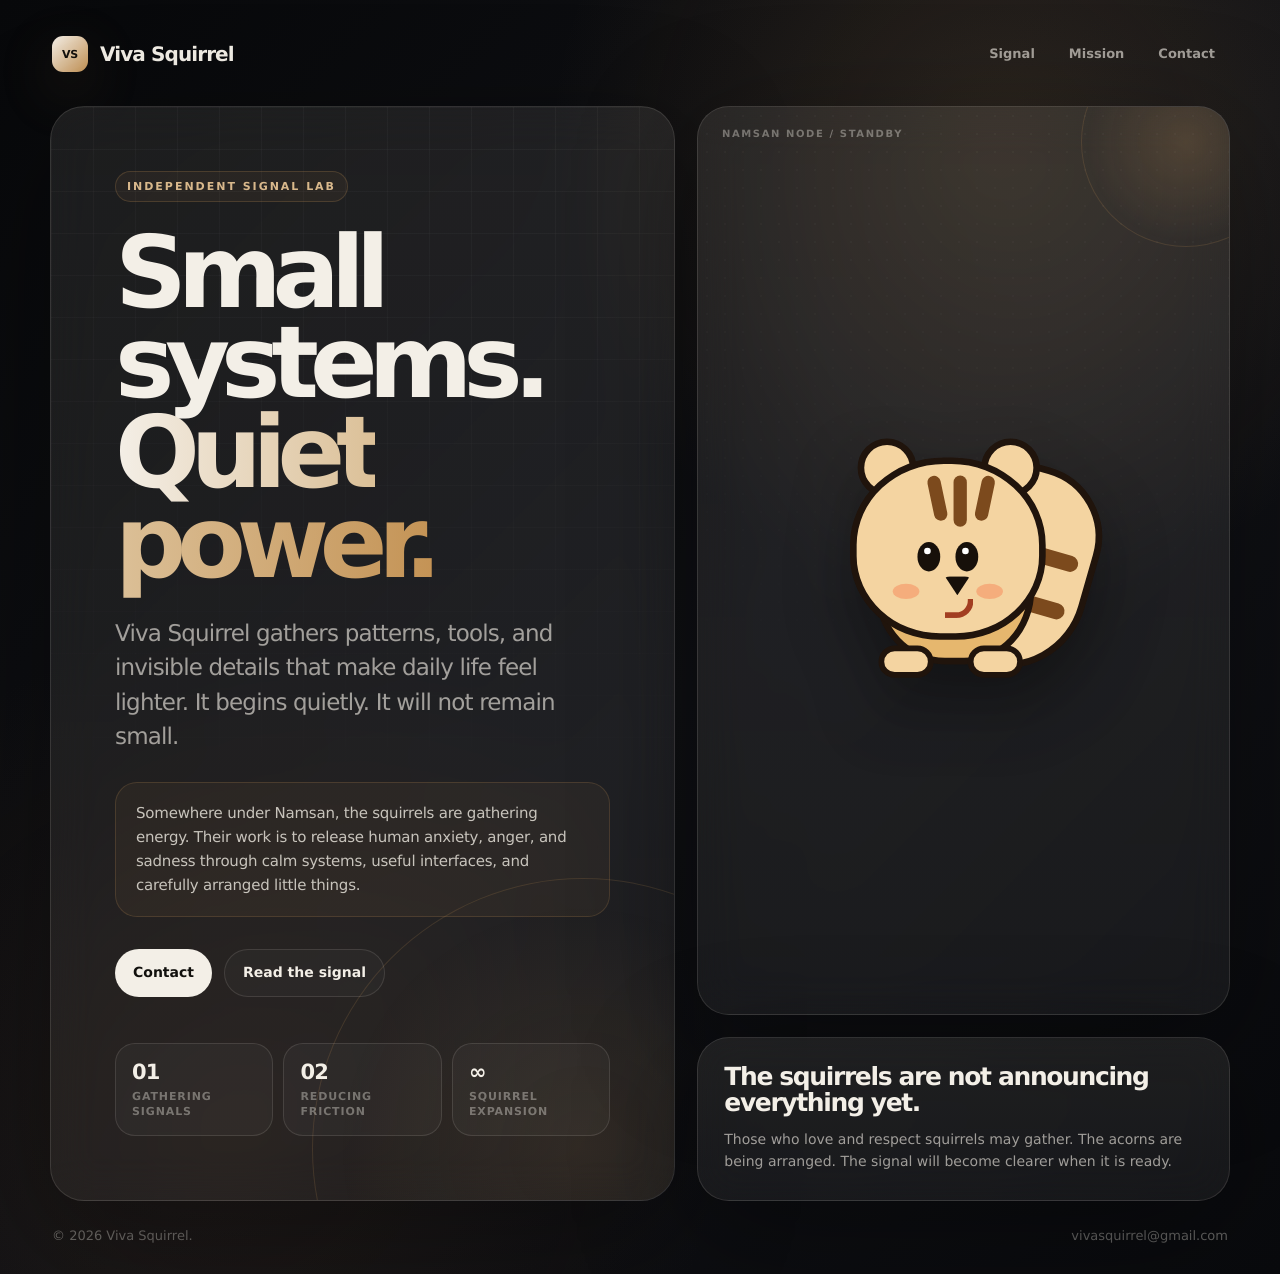
<file: index.html>
<!doctype html>
<html lang="en">
<head>
<meta charset="utf-8" />
<meta name="viewport" content="width=device-width, initial-scale=1" />
<meta name="description" content="Viva Squirrel — A quiet lab gathering signals, systems, and small tools for what comes next." />
<title>Viva Squirrel</title>
<link rel="stylesheet" href="styles.css" />
</head>
<body>
<div class="shell">

<header class="site-header">
  <a class="brand" href="index.html" aria-label="Viva Squirrel home"><span class="mark">VS</span><span>Viva Squirrel</span></a>
  <nav class="nav" aria-label="Primary navigation"><a href="signal.html">Signal</a><a href="mission.html">Mission</a><a href="contact.html">Contact</a></nav>
</header>


<main class="grid">
  <section class="frame hero">
    <div class="content">
      <div class="eyebrow">Independent signal lab</div>
      <h1>Small systems. <span class="tone">Quiet power.</span></h1>
      <p class="lead">Viva Squirrel gathers patterns, tools, and invisible details that make daily life feel lighter. It begins quietly. It will not remain small.</p>
      <div class="note">Somewhere under Namsan, the squirrels are gathering energy. Their work is to release human anxiety, anger, and sadness through calm systems, useful interfaces, and carefully arranged little things.</div>
      <div class="actions"><a class="button primary" href="#" rel="nofollow" data-email-link>Contact</a><a class="button secondary" href="signal.html">Read the signal</a></div>
    </div>
    <div class="specs"><div class="spec"><b>01</b><span>Gathering signals</span></div><div class="spec"><b>02</b><span>Reducing friction</span></div><div class="spec"><b>∞</b><span>Squirrel expansion</span></div></div>
  </section>
  <aside class="side"><section class="panel mascot-panel">
<div class="orb"></div>
<div class="squirrel" role="img" aria-label="A quiet squirrel mascot">
  <div class="tail"></div><div class="ear left"></div><div class="ear right"></div><div class="body-shape"></div>
  <div class="head">
    <div class="stripe one"></div><div class="stripe two"></div><div class="stripe three"></div>
    <div class="eye left"></div><div class="eye right"></div><div class="cheek left"></div><div class="cheek right"></div>
    <div class="nose"></div><div class="mouth"></div>
  </div>
  <div class="foot left"></div><div class="foot right"></div>
</div>
</section><section class="panel bottom-panel"><h2>The squirrels are not announcing everything yet.</h2><p>Those who love and respect squirrels may gather. The acorns are being arranged. The signal will become clearer when it is ready.</p></section></aside>
</main>

<footer class="site-footer"><span>© 2026 Viva Squirrel.</span><span data-email-text>Contact channel loading</span></footer>
</div>
<script src="squirrel.js"></script>
</body>
</html>
</file>
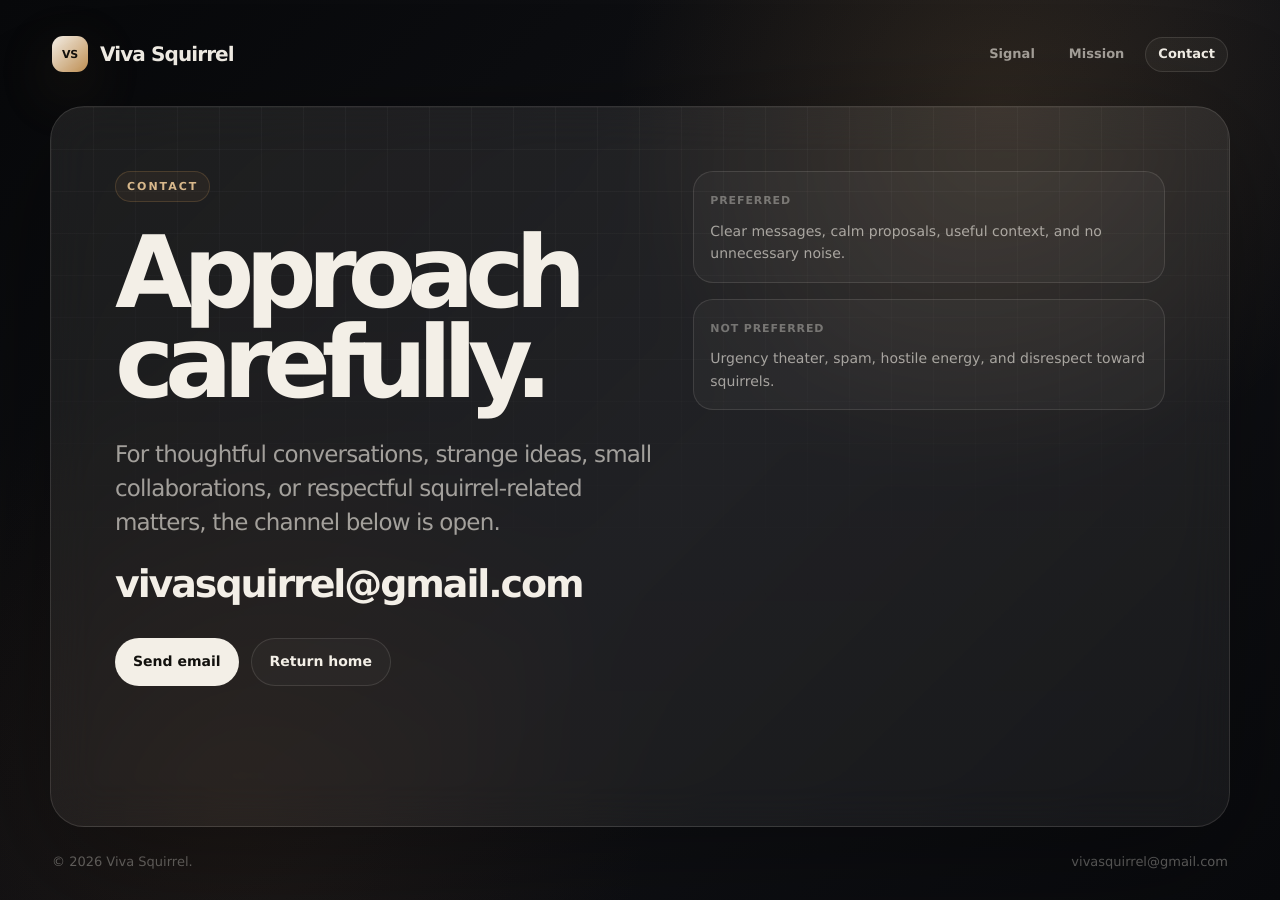
<file: contact.html>
<!doctype html>
<html lang="en">
<head>
<meta charset="utf-8" />
<meta name="viewport" content="width=device-width, initial-scale=1" />
<meta name="description" content="Contact Viva Squirrel." />
<title>Contact - Viva Squirrel</title>
<link rel="stylesheet" href="styles.css" />
</head>
<body>
<div class="shell">

<header class="site-header">
  <a class="brand" href="index.html" aria-label="Viva Squirrel home"><span class="mark">VS</span><span>Viva Squirrel</span></a>
  <nav class="nav" aria-label="Primary navigation"><a href="signal.html">Signal</a><a href="mission.html">Mission</a><a href="contact.html" aria-current="page">Contact</a></nav>
</header>


<main class="frame page"><div class="page-grid"><section class="content"><div class="eyebrow">Contact</div><h1>Approach carefully.</h1><p class="lead">For thoughtful conversations, strange ideas, small collaborations, or respectful squirrel-related matters, the channel below is open.</p><div class="contact-line" data-email-text>Contact channel loading</div><div class="actions"><a class="button primary" href="#" rel="nofollow" data-email-link>Send email</a><a class="button secondary" href="index.html">Return home</a></div></section><aside class="stack"><div class="tile"><small>Preferred</small><p>Clear messages, calm proposals, useful context, and no unnecessary noise.</p></div><div class="tile"><small>Not preferred</small><p>Urgency theater, spam, hostile energy, and disrespect toward squirrels.</p></div></aside></div></main>

<footer class="site-footer"><span>© 2026 Viva Squirrel.</span><span data-email-text>Contact channel loading</span></footer>
</div>
<script src="squirrel.js"></script>
</body>
</html>
</file>
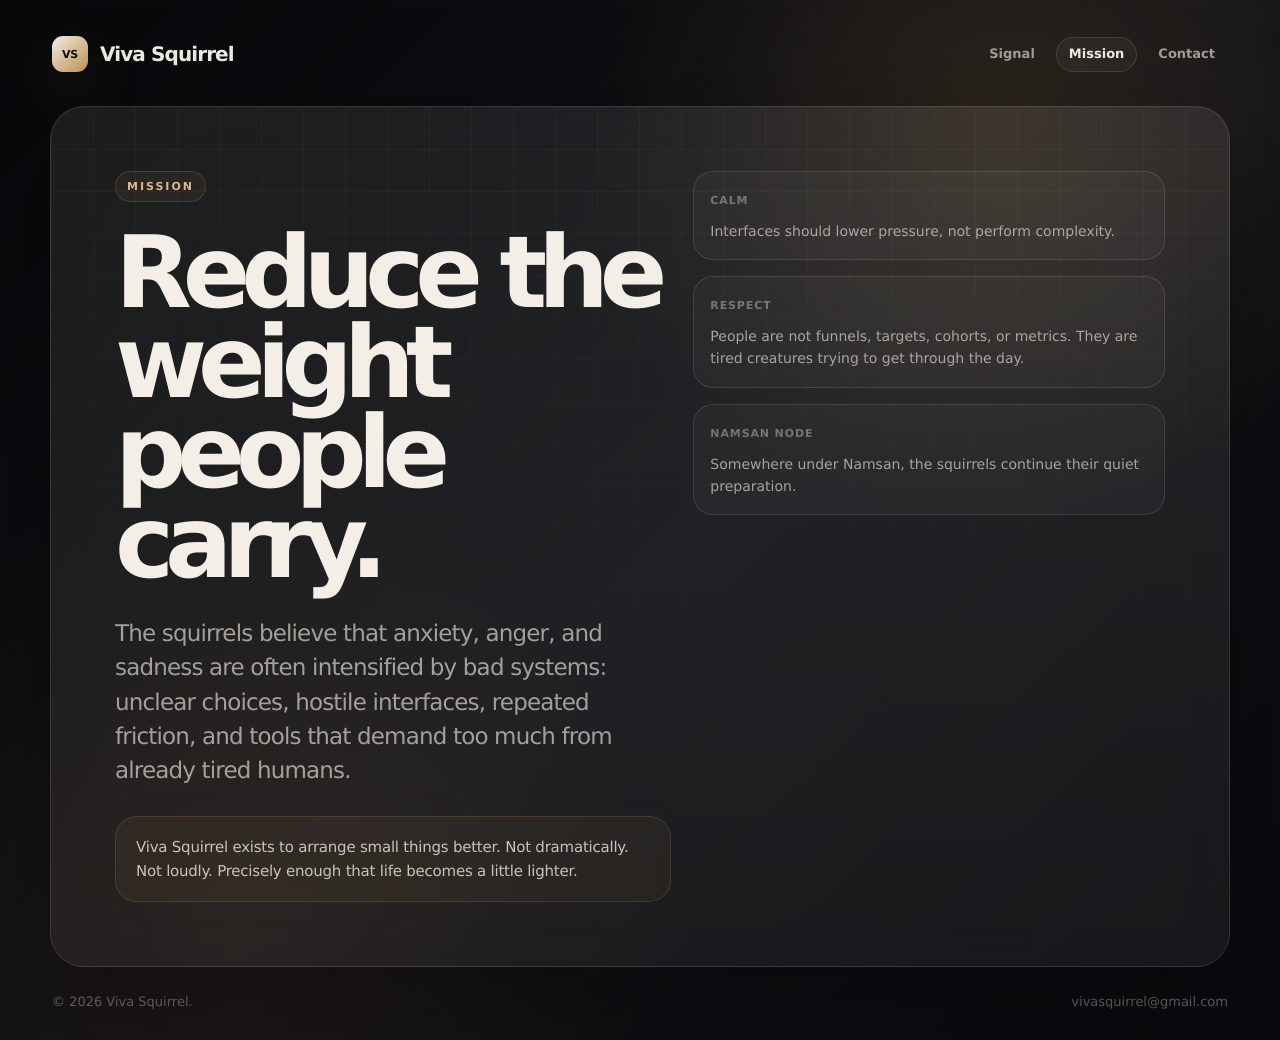
<file: mission.html>
<!doctype html>
<html lang="en">
<head>
<meta charset="utf-8" />
<meta name="viewport" content="width=device-width, initial-scale=1" />
<meta name="description" content="The mission of Viva Squirrel is to reduce anxiety, anger, and sadness through calm systems." />
<title>Mission - Viva Squirrel</title>
<link rel="stylesheet" href="styles.css" />
</head>
<body>
<div class="shell">

<header class="site-header">
  <a class="brand" href="index.html" aria-label="Viva Squirrel home"><span class="mark">VS</span><span>Viva Squirrel</span></a>
  <nav class="nav" aria-label="Primary navigation"><a href="signal.html">Signal</a><a href="mission.html" aria-current="page">Mission</a><a href="contact.html">Contact</a></nav>
</header>


<main class="frame page"><div class="page-grid"><section class="content"><div class="eyebrow">Mission</div><h1>Reduce the weight people carry.</h1><p class="lead">The squirrels believe that anxiety, anger, and sadness are often intensified by bad systems: unclear choices, hostile interfaces, repeated friction, and tools that demand too much from already tired humans.</p><div class="note">Viva Squirrel exists to arrange small things better. Not dramatically. Not loudly. Precisely enough that life becomes a little lighter.</div></section><aside class="stack"><div class="tile"><small>Calm</small><p>Interfaces should lower pressure, not perform complexity.</p></div><div class="tile"><small>Respect</small><p>People are not funnels, targets, cohorts, or metrics. They are tired creatures trying to get through the day.</p></div><div class="tile"><small>Namsan Node</small><p>Somewhere under Namsan, the squirrels continue their quiet preparation.</p></div></aside></div></main>

<footer class="site-footer"><span>© 2026 Viva Squirrel.</span><span data-email-text>Contact channel loading</span></footer>
</div>
<script src="squirrel.js"></script>
</body>
</html>
</file>
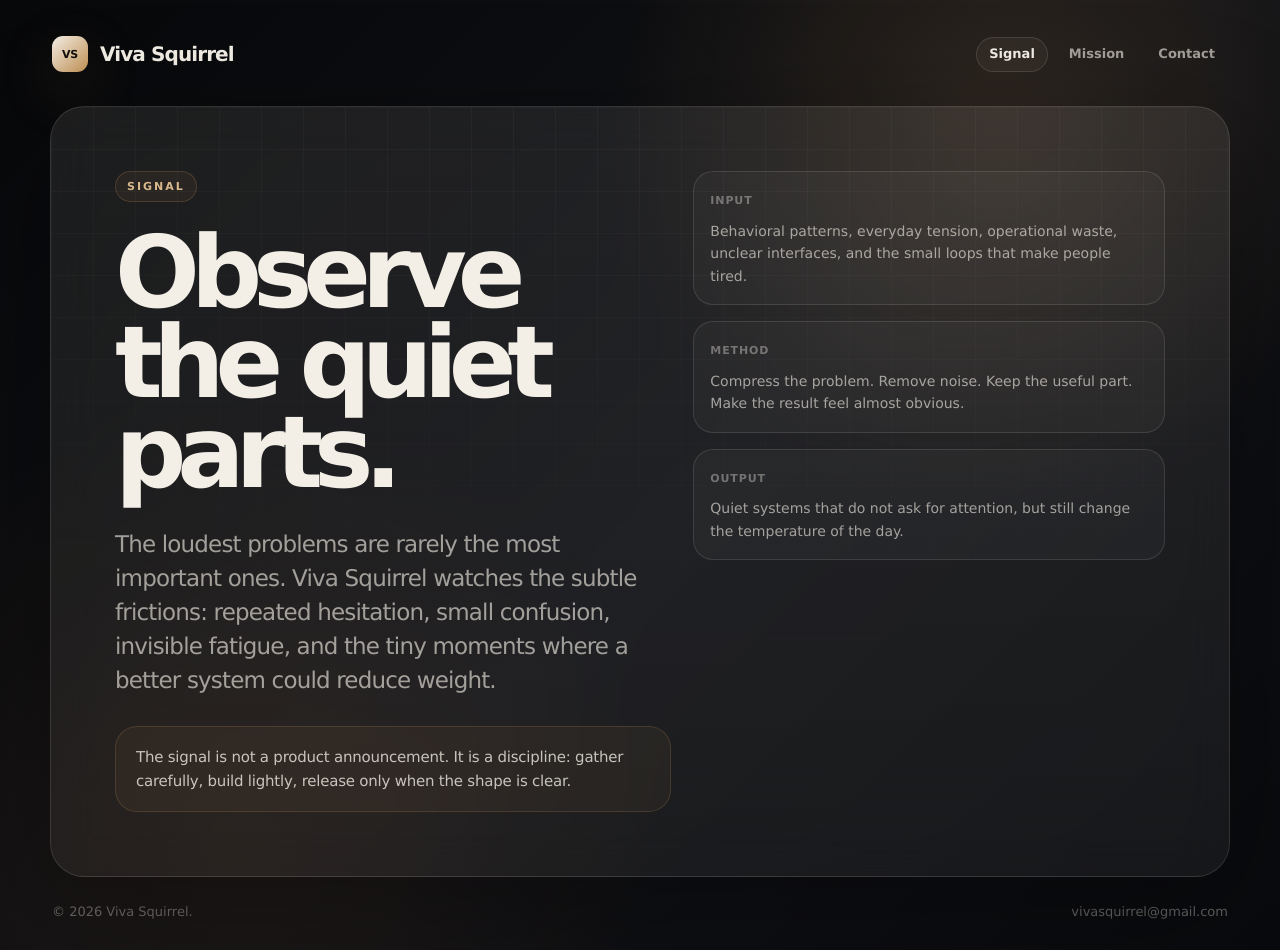
<file: signal.html>
<!doctype html>
<html lang="en">
<head>
<meta charset="utf-8" />
<meta name="viewport" content="width=device-width, initial-scale=1" />
<meta name="description" content="Viva Squirrel observes quiet signals, subtle friction, and small patterns." />
<title>Signal - Viva Squirrel</title>
<link rel="stylesheet" href="styles.css" />
</head>
<body>
<div class="shell">

<header class="site-header">
  <a class="brand" href="index.html" aria-label="Viva Squirrel home"><span class="mark">VS</span><span>Viva Squirrel</span></a>
  <nav class="nav" aria-label="Primary navigation"><a href="signal.html" aria-current="page">Signal</a><a href="mission.html">Mission</a><a href="contact.html">Contact</a></nav>
</header>


<main class="frame page"><div class="page-grid"><section class="content"><div class="eyebrow">Signal</div><h1>Observe the quiet parts.</h1><p class="lead">The loudest problems are rarely the most important ones. Viva Squirrel watches the subtle frictions: repeated hesitation, small confusion, invisible fatigue, and the tiny moments where a better system could reduce weight.</p><div class="note">The signal is not a product announcement. It is a discipline: gather carefully, build lightly, release only when the shape is clear.</div></section><aside class="stack"><div class="tile"><small>Input</small><p>Behavioral patterns, everyday tension, operational waste, unclear interfaces, and the small loops that make people tired.</p></div><div class="tile"><small>Method</small><p>Compress the problem. Remove noise. Keep the useful part. Make the result feel almost obvious.</p></div><div class="tile"><small>Output</small><p>Quiet systems that do not ask for attention, but still change the temperature of the day.</p></div></aside></div></main>

<footer class="site-footer"><span>© 2026 Viva Squirrel.</span><span data-email-text>Contact channel loading</span></footer>
</div>
<script src="squirrel.js"></script>
</body>
</html>
</file>
<file: styles.css>
:root{--bg:#090a0d;--ink:#f3efe7;--muted:rgba(243,239,231,.62);--faint:rgba(243,239,231,.38);--line:rgba(243,239,231,.12);--panel:rgba(243,239,231,.055);--panel2:rgba(243,239,231,.085);--gold:#c49355;--brown:#7c4a1d;--squirrel:#f4d4a1}
*{box-sizing:border-box}
html,body{margin:0;min-height:100%;color:var(--ink);background:radial-gradient(circle at 78% 12%,rgba(196,147,85,.16),transparent 30%),radial-gradient(circle at 18% 88%,rgba(124,74,29,.13),transparent 32%),linear-gradient(135deg,#07080a 0%,#111216 54%,#090a0d 100%);font-family:Inter,ui-sans-serif,system-ui,-apple-system,BlinkMacSystemFont,"Segoe UI",sans-serif;-webkit-font-smoothing:antialiased;text-rendering:geometricPrecision}
body{padding:30px}a{color:inherit}.shell{width:min(1180px,100%);min-height:calc(100vh - 60px);margin:0 auto;display:grid;grid-template-rows:auto 1fr auto;gap:28px}.site-header{display:flex;align-items:center;justify-content:space-between;gap:24px;padding:6px 2px}.brand{display:inline-flex;align-items:center;gap:12px;text-decoration:none;font-weight:780;letter-spacing:-.045em;font-size:20px}.mark{width:36px;height:36px;border-radius:11px;display:grid;place-items:center;color:#12100d;background:linear-gradient(135deg,#f4efe7,#c49355);font-size:11px;font-weight:900;letter-spacing:-.03em;box-shadow:0 18px 60px rgba(196,147,85,.18)}.nav{display:flex;align-items:center;gap:8px;font-size:13px;font-weight:680;color:var(--muted)}.nav a{text-decoration:none;padding:9px 12px;border-radius:999px;border:1px solid transparent;transition:color .18s ease,border-color .18s ease,background .18s ease}.nav a:hover,.nav a[aria-current=page]{color:var(--ink);border-color:var(--line);background:rgba(243,239,231,.045)}
.frame,.panel{border:1px solid var(--line);background:linear-gradient(180deg,var(--panel2),var(--panel));box-shadow:0 30px 120px rgba(0,0,0,.34);backdrop-filter:blur(22px);position:relative;overflow:hidden}.frame{border-radius:34px}.frame:before{content:"";position:absolute;inset:0;background-image:linear-gradient(rgba(243,239,231,.035) 1px,transparent 1px),linear-gradient(90deg,rgba(243,239,231,.035) 1px,transparent 1px);background-size:42px 42px;mask-image:linear-gradient(to bottom,black,transparent 72%);pointer-events:none}.grid{display:grid;grid-template-columns:minmax(0,1.08fr) minmax(320px,.92fr);gap:22px;align-items:stretch}.hero{min-height:650px;padding:clamp(32px,5vw,64px);display:flex;flex-direction:column;justify-content:space-between}.hero:after{content:"";position:absolute;right:-180px;bottom:-220px;width:540px;height:540px;border-radius:50%;border:1px solid rgba(196,147,85,.18);background:radial-gradient(circle,rgba(196,147,85,.11),transparent 64%);pointer-events:none}.content{position:relative;z-index:1}.eyebrow{display:inline-flex;width:fit-content;margin-bottom:26px;padding:8px 11px;border:1px solid rgba(196,147,85,.22);border-radius:999px;background:rgba(196,147,85,.07);color:rgba(232,198,150,.92);font-size:11px;font-weight:760;letter-spacing:.18em;text-transform:uppercase}
h1{margin:0;max-width:840px;font-size:clamp(56px,7.8vw,112px);line-height:.9;letter-spacing:-.092em;font-weight:820}h2{margin:0;font-size:clamp(28px,3.1vw,42px);line-height:1.02;letter-spacing:-.065em;font-weight:800}.tone{background:linear-gradient(90deg,#f4efe7 0%,#dcc199 44%,#c49355 100%);-webkit-background-clip:text;background-clip:text;color:transparent}.lead{margin:30px 0 0;max-width:700px;color:var(--muted);font-size:clamp(18px,2vw,23px);line-height:1.48;letter-spacing:-.036em;font-weight:430}.note{margin-top:28px;max-width:700px;padding:18px 20px;border:1px solid rgba(196,147,85,.2);border-radius:22px;background:rgba(196,147,85,.06);color:rgba(243,239,231,.78);font-size:15px;line-height:1.62;letter-spacing:-.015em}.actions{display:flex;flex-wrap:wrap;gap:12px;margin-top:32px}.button{display:inline-flex;align-items:center;justify-content:center;min-height:48px;padding:0 18px;border-radius:999px;text-decoration:none;font-size:14px;font-weight:760;transition:transform .18s ease}.button:hover{transform:translateY(-2px)}.primary{background:var(--ink);color:#11100d}.secondary{color:var(--ink);border:1px solid var(--line);background:rgba(243,239,231,.025)}
.specs{position:relative;z-index:1;display:grid;grid-template-columns:repeat(3,1fr);gap:10px;margin-top:46px}.spec,.tile{border:1px solid var(--line);border-radius:20px;padding:16px;background:rgba(243,239,231,.032)}.spec b{display:block;font-size:21px;font-weight:760;letter-spacing:-.04em}.spec span,.tile small{display:block;margin-top:6px;color:var(--faint);font-size:11px;line-height:1.35;font-weight:720;letter-spacing:.08em;text-transform:uppercase}.tile p{margin:12px 0 0;color:var(--muted);line-height:1.6;font-size:14px}.side{display:grid;grid-template-rows:1fr auto;gap:22px}.panel{border-radius:32px}.mascot-panel{min-height:480px;display:grid;place-items:center;padding:34px}.mascot-panel:before{content:"NAMSAN NODE / STANDBY";position:absolute;top:22px;left:24px;color:var(--faint);font-size:10px;font-weight:760;letter-spacing:.16em}.mascot-panel:after{content:"";position:absolute;inset:0;background-image:radial-gradient(rgba(243,239,231,.12) 1px,transparent 1px);background-size:18px 18px;opacity:.26;mask-image:linear-gradient(to bottom,black,transparent 68%);pointer-events:none}.orb{position:absolute;right:-62px;top:-70px;width:210px;height:210px;border-radius:50%;background:radial-gradient(circle,rgba(196,147,85,.2),transparent 68%);border:1px solid rgba(196,147,85,.18)}
.squirrel{position:relative;z-index:1;width:min(292px,70vw);aspect-ratio:1;filter:drop-shadow(0 34px 34px rgba(0,0,0,.36));transform:scale(.95)}.tail{position:absolute;right:10px;top:44px;width:155px;height:220px;border-radius:80px 86px 100px 76px;background:var(--squirrel);border:7px solid #20140c;transform:rotate(16deg)}.tail:before,.tail:after{content:"";position:absolute;left:12px;right:12px;height:17px;border-radius:999px;background:var(--brown)}.tail:before{top:76px}.tail:after{top:128px}.body-shape{position:absolute;left:52px;bottom:36px;width:168px;height:178px;border-radius:48% 48% 44% 44%;background:#e6b76e;border:7px solid #20140c}.head{position:absolute;left:26px;top:38px;width:206px;height:192px;border-radius:48% 48% 46% 46%;background:var(--squirrel);border:7px solid #20140c}.ear{position:absolute;width:62px;height:62px;border-radius:50%;background:var(--squirrel);border:7px solid #20140c;top:18px}.ear.left{left:34px}.ear.right{left:164px}.stripe{position:absolute;top:12px;width:14px;height:48px;border-radius:999px;background:var(--brown)}.stripe.one{left:78px;transform:rotate(-12deg)}.stripe.two{left:102px;height:54px}.stripe.three{left:128px;transform:rotate(12deg)}.eye{position:absolute;top:82px;width:24px;height:31px;border-radius:50%;background:#17100a}.eye.left{left:64px}.eye.right{right:64px}.eye:after{content:"";position:absolute;top:6px;left:7px;width:7px;height:7px;border-radius:50%;background:white}.nose{position:absolute;top:118px;left:91px;width:30px;height:20px;background:#17100a;clip-path:polygon(6% 0,94% 0,50% 100%);border-radius:7px}.mouth{position:absolute;top:142px;left:93px;width:30px;height:20px;border-bottom:6px solid #a23e21;border-right:6px solid #a23e21;border-radius:0 0 18px 0}.cheek{position:absolute;top:126px;width:28px;height:16px;border-radius:50%;background:rgba(245,158,109,.72)}.cheek.left{left:38px}.cheek.right{right:38px}.foot{position:absolute;bottom:22px;width:58px;height:34px;border-radius:999px;background:var(--squirrel);border:6px solid #20140c}.foot.left{left:56px}.foot.right{left:150px}
.bottom-panel{padding:26px}.bottom-panel h2{margin:0;font-size:25px;line-height:1.04;letter-spacing:-.055em;font-weight:780}.bottom-panel p{margin:13px 0 0;color:var(--muted);line-height:1.64;font-size:14px}.page{min-height:650px;padding:clamp(32px,5vw,64px)}.page-grid{display:grid;grid-template-columns:minmax(0,.92fr) minmax(320px,.78fr);gap:22px;align-items:start}.stack{display:grid;gap:16px}.contact-line{margin-top:22px;color:var(--ink);font-size:clamp(24px,3vw,38px);letter-spacing:-.055em;font-weight:760}.site-footer{display:flex;flex-wrap:wrap;align-items:center;justify-content:space-between;gap:16px;color:var(--faint);font-size:13px;padding:0 2px}
@media (max-width:940px){body{padding:18px}.shell{min-height:calc(100vh - 36px)}.grid,.page-grid{grid-template-columns:1fr}.hero,.page{min-height:auto;border-radius:28px}.specs{grid-template-columns:1fr}.mascot-panel{min-height:380px}.nav a:not(:last-child){display:none}.site-footer{flex-direction:column;align-items:flex-start}}
</file>
